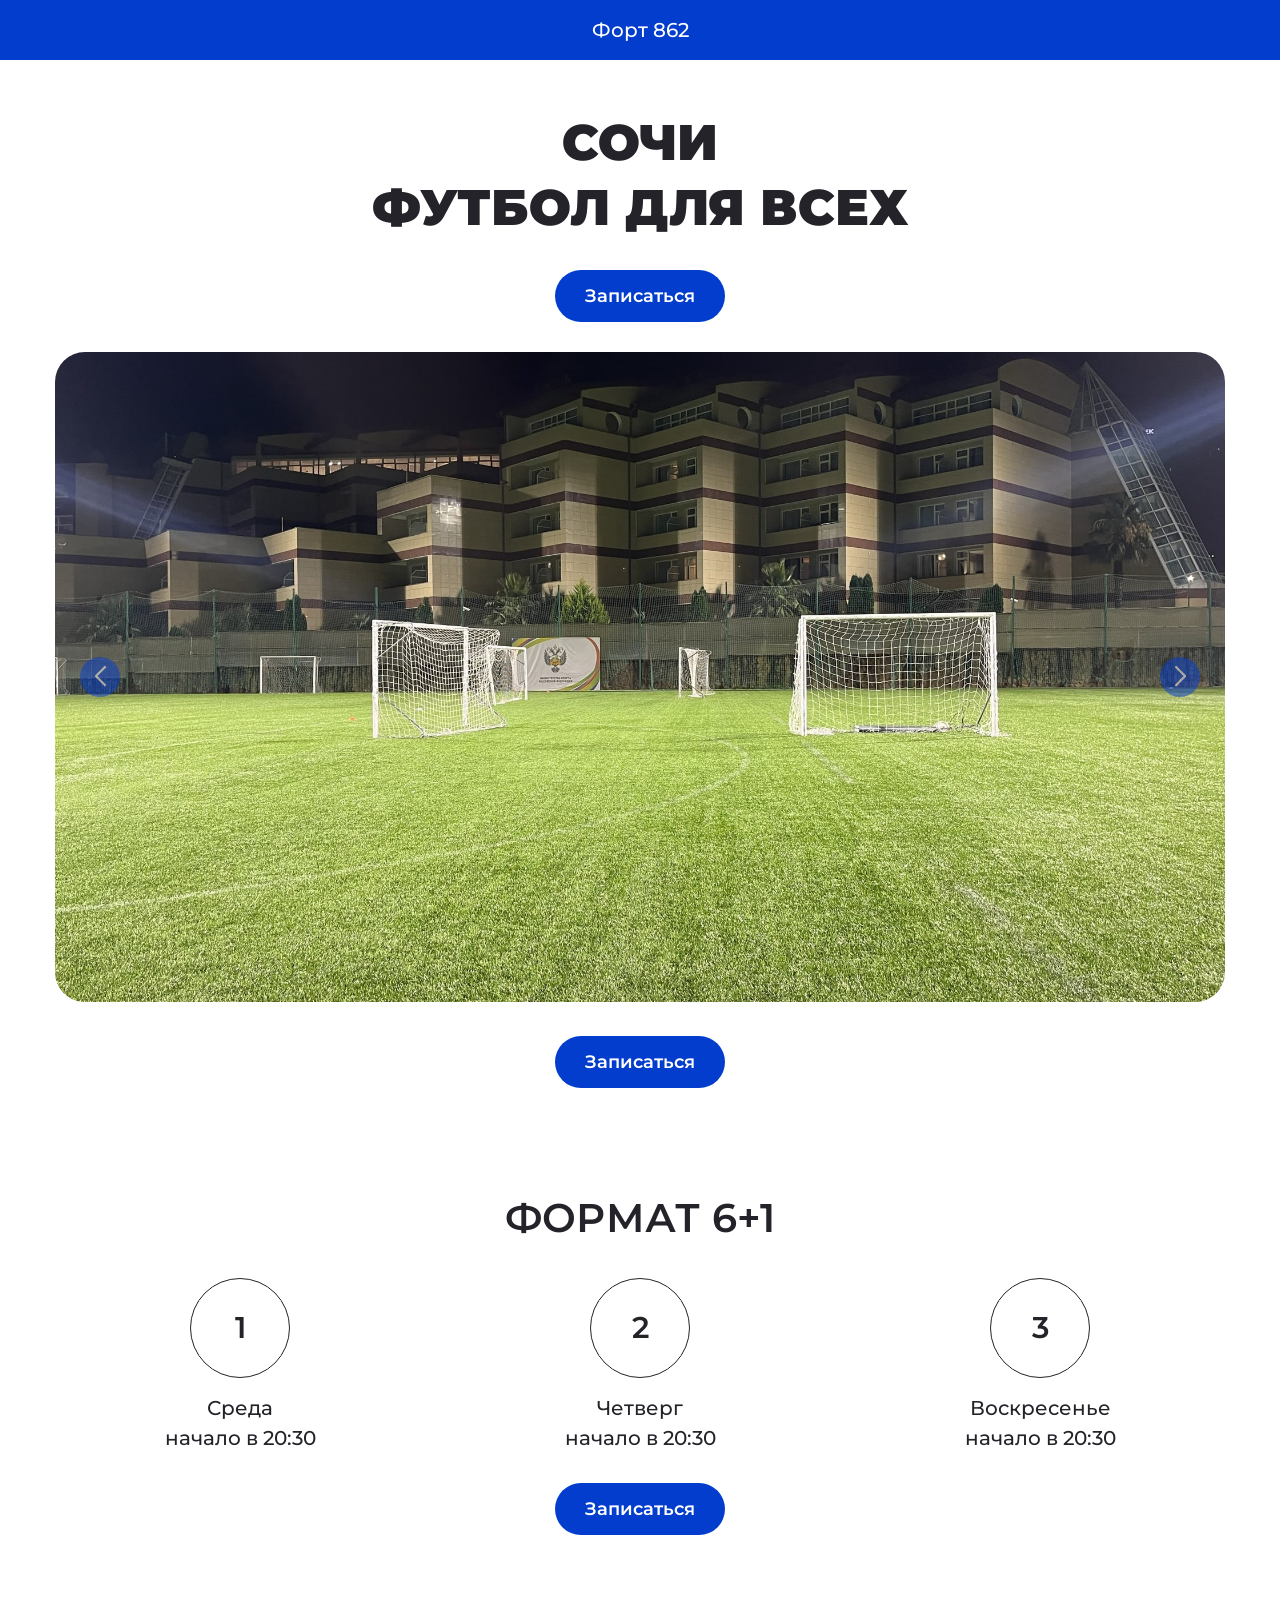
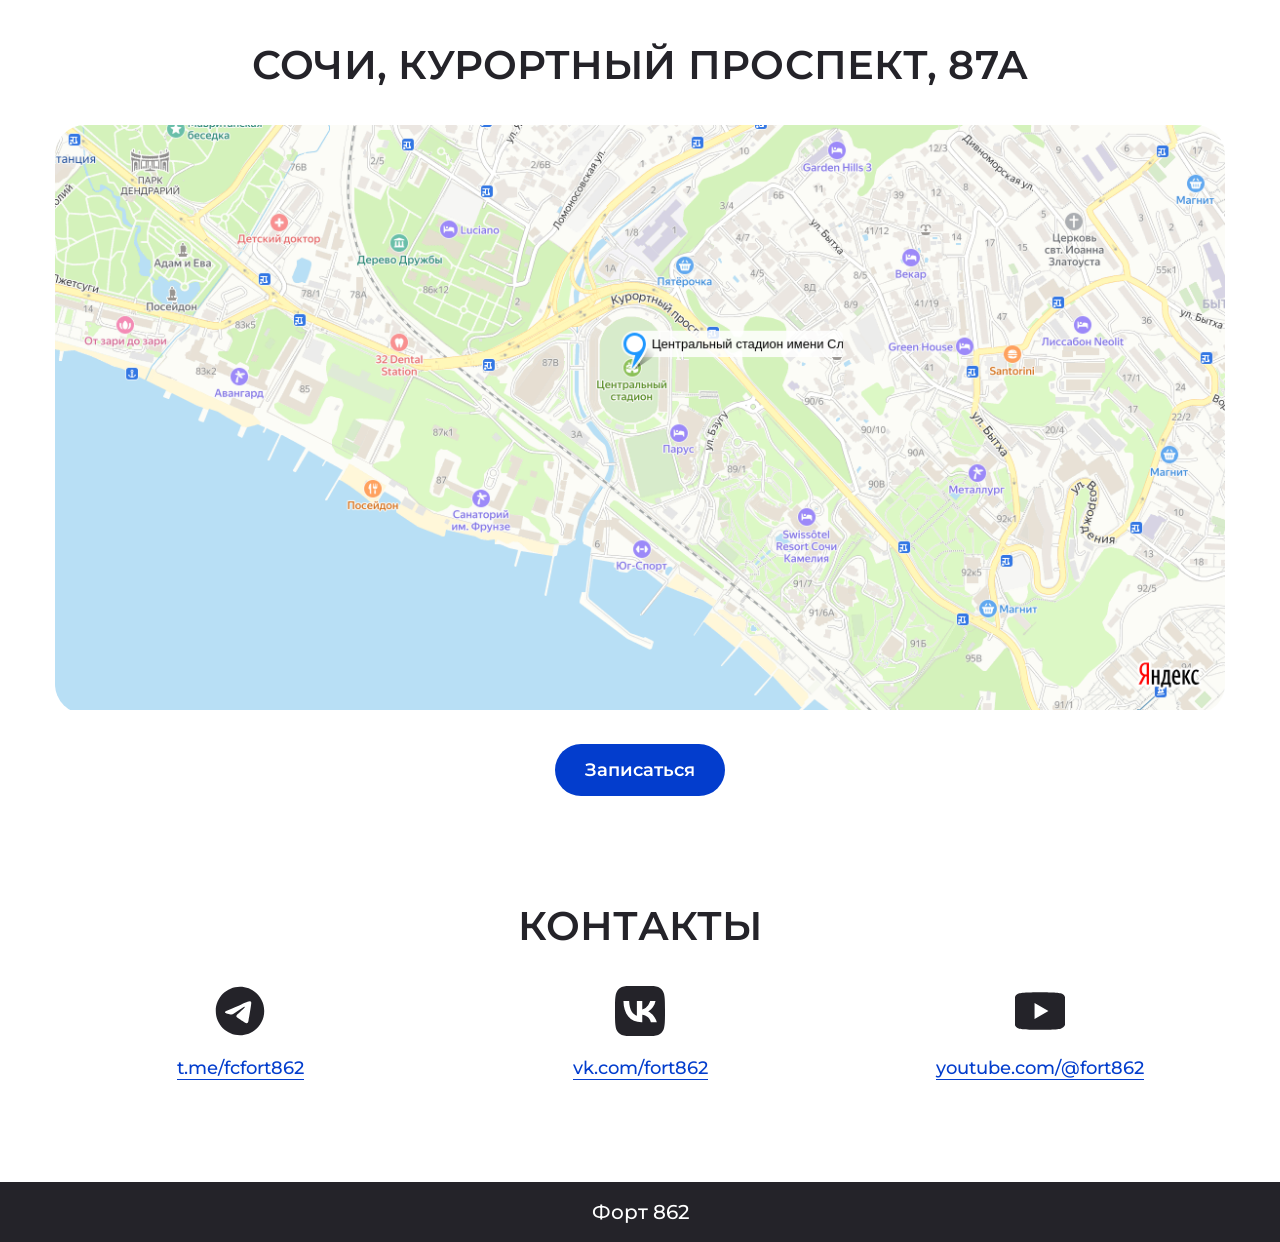
<file: index.html>
<!DOCTYPE html>
<html lang="ru">
<head>
    <meta charset="UTF-8">
    <meta http-equiv="X-UA-Compatible" content="IE=edge">
    <meta name="viewport" content="width=device-width, initial-scale=1.0">

    <link rel="apple-touch-icon" sizes="180x180" href="favicon/apple-touch-icon.png">
    <link rel="icon" type="image/png" sizes="32x32" href="favicon/favicon-32x32.png">
    <link rel="icon" type="image/png" sizes="16x16" href="favicon/favicon-16x16.png">
    <link rel="manifest" href="favicon/site.webmanifest">
    <!-- <meta name="msapplication-TileColor" content="#da532c"> -->
    <!-- <meta name="theme-color" content="#ffffff"> -->

    <title>Форт 862 | Футбол в Сочи</title>
    <meta name="yandex-verification" content="d487bc0285771c56" />
    <meta name="description" content="Футбол в Сочи - играем каждую среду, четверг и воскресенье на центральном стадионе имени Славы Метревели по адресу Курортный проспект 87В. Ищешь где поиграть в футбол в Сочи? Приходи!">
    <meta name="keywords" content="Поиграть в футбол в Сочи">
    <meta property="og:title" content="Форт 862 | Футбол в Сочи">
    <meta property="og:description" content="Футбол в Сочи - играем каждую среду, четверг и воскресенье на центральном стадионе имени Славы Метревели по адресу Курортный проспект 87В. Ищешь где поиграть в футбол в Сочи? Приходи!">
    <meta property="og:type" content="website">
    <meta property="og:image" content="images/IMG_2003-min.JPEG">

    <link rel="preconnect" href="https://fonts.googleapis.com">
    <link rel="preconnect" href="https://fonts.gstatic.com" crossorigin>
    <link href="https://fonts.googleapis.com/css2?family=Montserrat:wght@500;600;900&display=swap" rel="stylesheet">
    <link rel="stylesheet" href="https://cdn.jsdelivr.net/npm/swiper@11/swiper-bundle.min.css" />
    <script src="https://cdn.jsdelivr.net/npm/swiper@11/swiper-bundle.min.js"></script>
    <style>
        * {
            margin: 0;
            padding: 0;
            box-sizing: border-box;
        }
        h1 {
            margin-bottom: 30px;
            font-family: 'Montserrat', sans-serif;
            font-weight: 900;
            font-size: 35px;
            line-height: 1.3;
            color: #242329;
            text-transform: uppercase;
            letter-spacing: 0.25px;
        }
        h2 {
            font-family: 'Montserrat', sans-serif;
            font-weight: 600;
            font-size: 30px;
            line-height: 1.5;
            color: #242329;
            text-transform: uppercase;
            letter-spacing: 0.25px;
        }
        p {
            font-family: 'Montserrat', sans-serif;
            font-weight: 600;
            font-size: 20px;
            line-height: 1.5;
            color: #242329;
        }
        @media screen and (min-width: 768px) {
            h1 {
                font-size: 50px;
            }
            h2 {
                font-size: 40px;
            }
        }
        .section {
            max-width: 1200px;
            margin: 100px auto;
            padding: 0 15px;
        }
        .section__head {
            margin-bottom: 30px;
            text-align: center;
        }
        .section__container {
            overflow: hidden;
        }
        .section__footer {
            margin-top: 30px;
            text-align: center;
        }
        .btn {
            border: none;
            text-decoration: none;
            display: inline-block;
            padding: 15px 30px;
            font-family: 'Montserrat', sans-serif;
            font-weight: 600;
            font-size: 18px;
            background-color: #033dcd;
            color: #FFF;
            border-radius: 30px;
            cursor: pointer;
        }
        .btn:hover {
            background-color: #242329;
        }
        iframe {
            width: 100%;
            border-radius: 30px;
            height: 400px;
            border: none;
        }
        @media screen and (min-width: 768px) {
            iframe {
                height: 600px;
            }
        }
        img {
            width: 100%;
            max-height: 650px;
            object-fit: cover;
        }
        .gallery img {
            border-radius: 30px;
        }
        .schedule {
            display: flex;
            flex-wrap: wrap;
            margin: 0 -15px;
        }
        .schedule__item {
            flex: 1 0 calc(100% - 30px);
            margin: 15px 0;
            text-align: center;
        }
        .schedule__icon {
            margin: 0 auto;
            padding: 30px;
            width: 100px;
            height: 100px;
            font-family: 'Montserrat', sans-serif;
            font-weight: 600;
            font-size: 30px;
            color: #242329;
            border-radius: 50%;
            border: 1px solid #242329;
        }
        .schedule__text {
            font-family: 'Montserrat', sans-serif;
            font-weight: 500;
            font-size: 20px;
            line-height: 1.5;
            color: #242329;
            margin: 15px 0 0;
        }
        @media screen and (min-width: 768px) {
            .schedule__item {
                flex: 1 0 calc(33.33% - 30px);
                margin: 0 15px;
            }
        }
        .contacts {
            display: flex;
            flex-wrap: wrap;
            margin: 0 -15px;
        }
        .contacts__item {
            flex: 1 0 calc(100% - 30px);
            margin: 15px 0;
            text-align: center;
        }
        .contacts__icon {
            margin-bottom: 15px;
        }
        .contacts__icon img {
            margin: 0 auto;
            width: 50px;
            height: 50px;
            color: #242329;
        }
        .contacts__link {
            font-family: 'Montserrat', sans-serif;
            font-weight: 500;
            font-size: 18px;
            line-height: 1.5;
            text-decoration: none;
            color: #033dcd;
            border-bottom: 1px solid #033dcd;
        }
        @media screen and (min-width: 768px) {
            .contacts__item {
                flex: 1 0 calc(33.33% - 30px);
                margin: 0 15px;
            }
        }
        .header {
            padding: 15px 0;
            background-color: #033dcd;
            text-align: center;
        }
        .header__text {
            font-family: 'Montserrat', sans-serif;
            font-weight: 500;
            font-size: 20px;
            line-height: 1.5;
            color: #FFF;
        }
        .footer {
            padding: 15px 0;
            background-color: #242329;
            text-align: center;
        }
        .footer__text {
            font-family: 'Montserrat', sans-serif;
            font-weight: 500;
            font-size: 20px;
            line-height: 1.5;
            color: #FFF;
        }
        .swiper-button-next,
        .swiper-button-prev {
            color: #FFF;
            background-color: #033dcd;
            width: 40px;
            height: 40px;
            /* display: flex; */
            align-items: center;
            justify-content: center;
            border-radius: 50%;
            opacity: 0.5;
            display: none;
        }
        .swiper-button-next:hover,
        .swiper-button-prev:hover {
            opacity: 1;
        }
        .swiper-button-next {
            right: 25px;
        }
        .swiper-button-prev {
            left: 25px;
        }
        .swiper-button-next::after,
        .swiper-button-prev::after {
            font-size: 20px;
            font-weight: bold;
            top: auto;
            left: auto;
        }
        @media screen and (min-width: 768px) {
            .swiper-button-next,
            .swiper-button-prev {
                display: flex;
            }
        }
        .map {
            display: block;
            width: 100%;
            border-radius: 30px;
            overflow: hidden;
        }
    </style>
</head>
<body>
    <header class="header">
        <p class="header__text">Форт 862 </p>
    </header>

    <div class="section" style="margin-top: 50px;">
        <div class="section__head">
            <h1>Сочи<br /><span>Футбол</span> для всех</h1>
            <a href="#contacts" class="btn">Записаться</a>
        </div>
        <div class="section__container">
            <div class="gallery">
                <div class="swiper">
                    <!-- Additional required wrapper -->
                    <div class="swiper-wrapper">
                        <!-- Slides -->
                        <div class="swiper-slide">
                            <img src="images/IMG_2041-min.JPEG" />
                        </div>
                        <div class="swiper-slide">
                            <img src="images/team1-min.jpg" />
                        </div>
                        <div class="swiper-slide">
                            <img src="images/team2-min.jpg" />
                        </div>
                        <div class="swiper-slide">
                            <img src="images/IMG_2034-min.JPEG" />
                        </div>
                        <div class="swiper-slide">
                            <img src="images/team3-min.jpg" />
                        </div>
                        <div class="swiper-slide">
                            <img src="images/team4-min.jpg" />
                        </div>
                        <div class="swiper-slide">
                            <img src="images/IMG_2003-min.JPEG" />
                        </div>
                        <div class="swiper-slide">
                            <img src="images/team5-min.jpg" />
                        </div>
                        <div class="swiper-slide">
                            <img src="images/team6-min.jpg" />
                        </div>
                    </div>
                    <!-- If we need pagination -->
                    <!-- <div class="swiper-pagination"></div> -->
                    <!-- If we need navigation buttons -->
                    <div class="swiper-button-prev"></div>
                    <div class="swiper-button-next"></div>
                </div>
            </div>
        </div>
        <div class="section__footer">
            <a href="#contacts" class="btn">Записаться</a>
        </div>
    </div>

    <div class="section">
        <div class="section__head">
            <h2>Формат 6+1</h2>
        </div>
        <div class="section__container">
            <div class="schedule">
                <div class="schedule__item">
                    <div class="schedule__icon">1</div>
                    <p class="schedule__text">Среда<br />начало в 20:30</h3>
                </div>
                <div class="schedule__item">
                    <div class="schedule__icon">2</div>
                    <p class="schedule__text">Четверг<br />начало в 20:30</h3>
                </div>
                <div class="schedule__item">
                    <div class="schedule__icon">3</div>
                    <p class="schedule__text">Воскресенье<br />начало в 20:30</h3>
                </div>
            </div>
        </div>
        <div class="section__footer">
            <a href="#contacts" class="btn">Записаться</a>
        </div>
    </div>

    <div class="section">
        <div class="section__head">
            <h2>Сочи, Курортный проспект, 87А</h2>
        </div>
        <div class="section__container">
            <!-- <iframe src="https://yandex.ru/map-widget/v1/?um=constructor%3Ae474fa805e87bcf52d6043a44c5fb6b16fbdbeda23a2e35a7781ba8c8a339e79&amp;source=constructor" width="1200" frameborder="0"></iframe> -->
            <!-- <script type="text/javascript" charset="utf-8" async src="https://api-maps.yandex.ru/services/constructor/1.0/js/?um=constructor%3Ae474fa805e87bcf52d6043a44c5fb6b16fbdbeda23a2e35a7781ba8c8a339e79&amp;width=1200&amp;height=600&amp;lang=ru_RU&amp;scroll=true"></script> -->
            <!-- <div style="position:relative;overflow:hidden;"><iframe src="https://yandex.ru/map-widget/v1/org/tsentralny_stadion_imeni_slavy_metreveli/1078549856/?ll=39.756167%2C43.563118&z=15" width="560" height="400" frameborder="1" allowfullscreen="true" style="position:relative;"></iframe></div> -->
            <a href="https://yandex.ru/maps/-/CDuVuW58" target="_blank" class="map">
                <img src="images/map.png" alt="Сочи, Курортный проспект, 87А" />
            </a>
        </div>
        <div class="section__footer">
            <a href="#contacts" class="btn">Записаться</a>
        </div>
    </div>

    <div id="contacts" class="section">
        <div class="section__head">
            <h2>Контакты</h2>
        </div>
        <div class="section__container">
            <div class="contacts">
                <div class="contacts__item">
                    <div class="contacts__icon">
                        <img src="images/telegram.svg" alt="telegram" />
                    </div>
                    <a href="https://t.me/fcfort862" target="_blank" class="contacts__link">t.me/fcfort862</a>
                </div>
                <div class="contacts__item">
                    <div class="contacts__icon">
                        <img src="images/vk.svg" alt="vk" />
                    </div>
                    <a href="https://vk.com/fort862" target="_blank" class="contacts__link">vk.com/fort862</a>
                </div>
                <div class="contacts__item">
                    <div class="contacts__icon">
                        <div class="contacts__icon">
                            <img src="images/youtube.svg" alt="youtube" />
                        </div>
                    </div>
                    <a href="https://youtube.com/@fort862" target="_blank" class="contacts__link">youtube.com/@fort862</a>
                </div>
            </div>
        </div>
    </div>

    <footer class="footer">
        <p class="footer__text">Форт 862 </p>
    </footer>

    <script>
        const swiper = new Swiper('.swiper', {
            // Optional parameters
            slidesPerView: 1,
            spaceBetween: 50,
            loop: true,
            grabCursor: true,
			autoplay: true,
			autoplay: {
				disableOnInteraction: false,
				pauseOnMouseEnter: true,
				delay: 5000,
			},
            // If we need pagination
            pagination: {
                el: '.swiper-pagination',
            },
            // Navigation arrows
            navigation: {
                nextEl: '.swiper-button-next',
                prevEl: '.swiper-button-prev',
            },
        });
    </script>
</body>
</html>
</file>
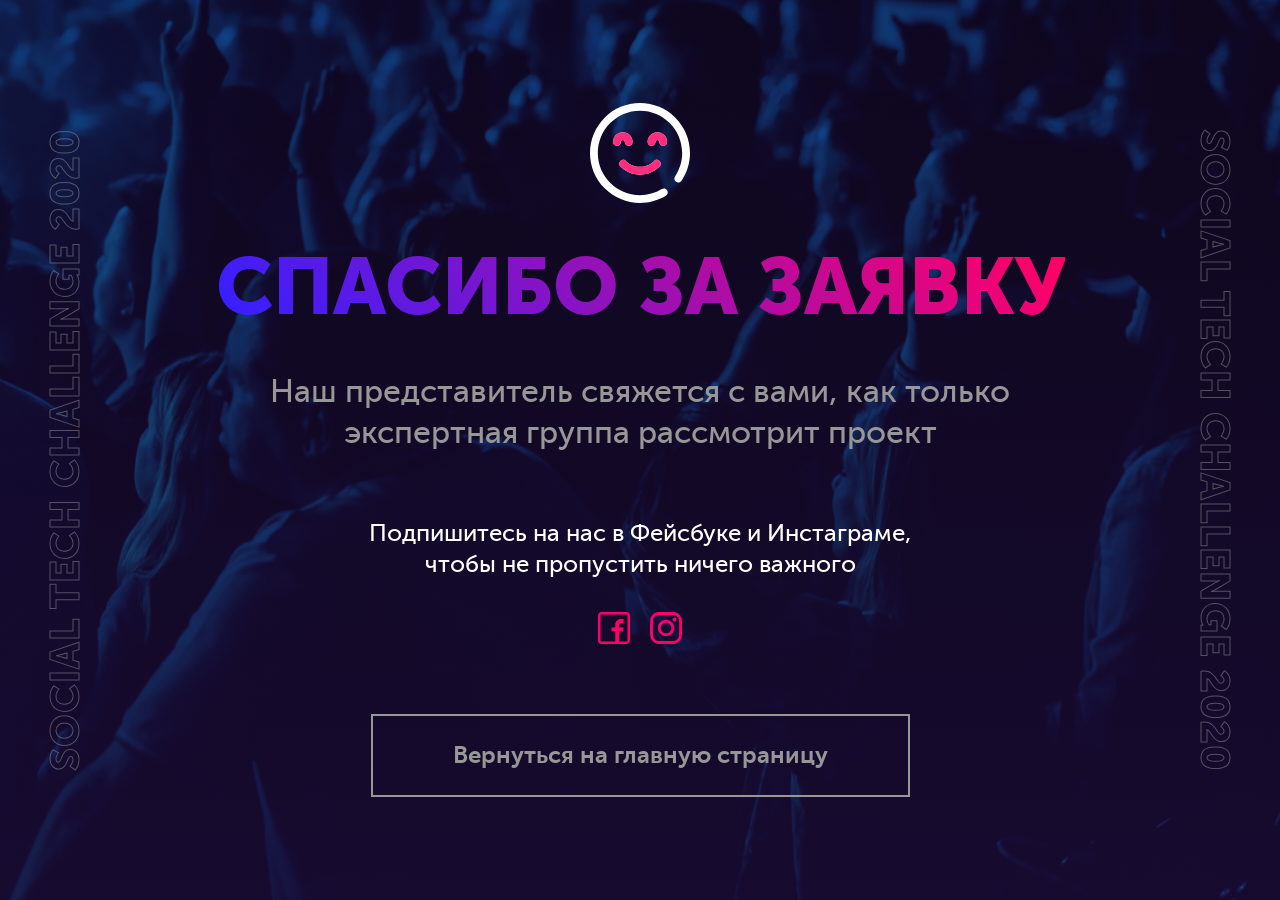
<file: thx.html>
<!DOCTYPE html>
<html lang="en">
  <head>
    <meta charset="utf-8">
    <meta http-equiv="X-UA-Compatible" content="IE=edge">
    <meta name="viewport" content="width=device-width,initial-scale=1.0">

    <meta property="og:url" content="http://socialchallenge.tech/" />
    <meta property="og:type" content="article" />
    <meta property="og:title" content="SOCIAL TECH CHALLENGE 2020" />
    <meta property="og:description" content="Конкурс технологичных проектов для нового рынка труда" />
    <meta property="og:image" content="" />

    <link rel="icon" href="./favicon.ico">
    <title>SOCIAL TECH CHALLENGE 2020</title>

    <link rel="stylesheet" href="css/app.de28a666.css">
  </head>
<body>

    <div
        v-if="isThx"
        class="thx">
        <div class="thx__container">
            <img src="img/smile.svg" alt="smile" class="smile">
            <h1>Спасибо за заявку</h1>
            <div class="thx__description">
                Наш представитель свяжется с вами, как только экспертная группа рассмотрит проект
            </div>
            <div class="thx__caption">
                Подпишитесь на нас в Фейсбуке и Инстаграме, чтобы не пропустить ничего важного
            </div>
            <div class="thx__social">
                <a
                    href="https://www.facebook.com/stch2020/"
                    target="_blank"
                    class="link">
                    <svg xmlns="http://www.w3.org/2000/svg" viewBox="0 0 512 512"><path d="M452 0H60C26.916 0 0 26.916 0 60v392c0 33.084 26.916 60 60 60h392c33.084 0 60-26.916 60-60V60c0-33.084-26.916-60-60-60zm20 452c0 11.028-8.972 20-20 20H338V309h61.79L410 247h-72v-43c0-16.975 13.025-30 30-30h41v-62h-41c-50.923 0-91.978 41.25-91.978 92.174V247H216v62h60.022v163H60c-11.028 0-20-8.972-20-20V60c0-11.028 8.972-20 20-20h392c11.028 0 20 8.972 20 20v392z"/></svg>
                </a>
                <a
                    href="https://www.instagram.com/stch.2020"
                    target="_blank"
                    class="link">
                    <svg viewBox="0 0 511 511.9" xmlns="http://www.w3.org/2000/svg"><path d="M510.95 150.5c-1.2-27.2-5.598-45.898-11.9-62.102-6.5-17.199-16.5-32.597-29.6-45.398-12.802-13-28.302-23.102-45.302-29.5-16.296-6.3-34.898-10.7-62.097-11.898C334.648.3 325.949 0 256.449 0s-78.199.3-105.5 1.5c-27.199 1.2-45.898 5.602-62.097 11.898-17.204 6.5-32.602 16.5-45.403 29.602-13 12.8-23.097 28.3-29.5 45.3-6.3 16.302-10.699 34.9-11.898 62.098C.75 177.801.449 186.5.449 256s.301 78.2 1.5 105.5c1.2 27.2 5.602 45.898 11.903 62.102 6.5 17.199 16.597 32.597 29.597 45.398 12.801 13 28.301 23.102 45.301 29.5 16.3 6.3 34.898 10.7 62.102 11.898 27.296 1.204 36 1.5 105.5 1.5s78.199-.296 105.5-1.5c27.199-1.199 45.898-5.597 62.097-11.898a130.934 130.934 0 0074.903-74.898c6.296-16.301 10.699-34.903 11.898-62.102 1.2-27.3 1.5-36 1.5-105.5s-.102-78.2-1.3-105.5zm-46.098 209c-1.102 25-5.301 38.5-8.801 47.5-8.602 22.3-26.301 40-48.602 48.602-9 3.5-22.597 7.699-47.5 8.796-27 1.204-35.097 1.5-103.398 1.5s-76.5-.296-103.403-1.5c-25-1.097-38.5-5.296-47.5-8.796C94.551 451.5 84.45 445 76.25 436.5c-8.5-8.3-15-18.3-19.102-29.398-3.5-9-7.699-22.602-8.796-47.5-1.204-27-1.5-35.102-1.5-103.403s.296-76.5 1.5-103.398c1.097-25 5.296-38.5 8.796-47.5C61.25 94.199 67.75 84.1 76.352 75.898c8.296-8.5 18.296-15 29.398-19.097 9-3.5 22.602-7.7 47.5-8.801 27-1.2 35.102-1.5 103.398-1.5 68.403 0 76.5.3 103.403 1.5 25 1.102 38.5 5.3 47.5 8.8 11.097 4.098 21.199 10.598 29.398 19.098 8.5 8.301 15 18.301 19.102 29.403 3.5 9 7.699 22.597 8.8 47.5 1.2 27 1.5 35.097 1.5 103.398s-.3 76.301-1.5 103.301zm0 0"/><path d="M256.45 124.5c-72.598 0-131.5 58.898-131.5 131.5s58.902 131.5 131.5 131.5c72.6 0 131.5-58.898 131.5-131.5s-58.9-131.5-131.5-131.5zm0 216.8c-47.098 0-85.302-38.198-85.302-85.3s38.204-85.3 85.301-85.3c47.102 0 85.301 38.198 85.301 85.3s-38.2 85.3-85.3 85.3zm0 0M423.852 119.3c0 16.954-13.747 30.7-30.704 30.7-16.953 0-30.699-13.746-30.699-30.7 0-16.956 13.746-30.698 30.7-30.698 16.956 0 30.703 13.742 30.703 30.699zm0 0"/></svg>
                </a>
            </div>
            <a
                href="http://socialchallenge.tech"
                class="btn btn_transparent btn_lg"
                style="display: inline-block;">
                Вернуться на главную страницу
            </a>
        </div>
    </div>

</body>
</html>
</file>
<file: css/app.de28a666.css>
@font-face{font-family:museo_sans_cyrl900;src:url(../fonts/museosanscyrl_3-webfont.6f4b8869.woff2) format("woff2"),url(../fonts/museosanscyrl_3-webfont.366a8cfa.woff) format("woff"),url(../fonts/museosanscyrl_3-webfont.c0f17046.ttf) format("truetype"),url(../img/museosanscyrl_3-webfont.a83f5bc1.svg#museo_sans_cyrl900) format("svg");font-weight:400;font-style:normal}@font-face{font-family:museo_sans_cyrl700;src:url(../fonts/museosanscyrl_2-webfont.836f5890.woff2) format("woff2"),url(../fonts/museosanscyrl_2-webfont.319f296c.woff) format("woff"),url(../fonts/museosanscyrl_2-webfont.8993bf00.ttf) format("truetype"),url(../img/museosanscyrl_2-webfont.016d02c2.svg#museo_sans_cyrl700) format("svg");font-weight:400;font-style:normal}@font-face{font-family:museo_sans_cyrl500;src:url(../fonts/museosanscyrl_1-webfont.5c22c3a0.woff2) format("woff2"),url(../fonts/museosanscyrl_1-webfont.4697e796.woff) format("woff"),url(../fonts/museosanscyrl_1-webfont.8a8d5413.ttf) format("truetype"),url(../img/museosanscyrl_1-webfont.0695b5c1.svg#museo_sans_cyrl500) format("svg");font-weight:400;font-style:normal}@font-face{font-family:museo_sans_cyrl100;src:url(../fonts/museosanscyrl_0-webfont.8dfc6e92.woff2) format("woff2"),url(../fonts/museosanscyrl_0-webfont.fd20a159.woff) format("woff"),url(../fonts/museosanscyrl_0-webfont.7184244b.ttf) format("truetype"),url(../img/museosanscyrl_0-webfont.cfde1ca4.svg#museo_sans_cyrl100) format("svg");font-weight:400;font-style:normal}.coral{color:#ff0069}.blue{color:#391fff}.white{color:#fff}.header{background:linear-gradient(180deg,rgba(28,13,58,.5),rgba(28,13,58,.8)),url(../img/header.21842cfa.png) 100%/cover;margin-bottom:0}@media only screen and (min-width:1024px){.header{margin-bottom:2rem}}@media only screen and (min-width:1024px){.header .section{padding-top:2.5rem}}.header__logo img{height:1.5rem;display:block}.header__logo img:not(:last-child){margin-bottom:1rem}@media only screen and (min-width:1024px){.header__logo img{height:2rem}.header__logo img:not(:last-child){margin:0 2rem 0 0}}.header__logo img.mos{height:2.4rem}@media only screen and (min-width:1024px){.header__logo img.mos{height:3.2rem}}@media only screen and (min-width:1024px){.header__logo{display:flex;align-items:center}}.header__message{width:100%;margin:2rem 0 2rem}@media only screen and (min-width:1024px){.header__message{margin:4rem 0 2rem}}.header__action{margin-top:2rem}@media only screen and (min-width:1024px){.header__action{margin-top:4rem}}.header__action .btn{position:relative}.header__action .btn:first-of-type{margin:0 0 2rem 0}@media only screen and (min-width:1024px){.header__action .btn:first-of-type{margin:0 2rem 0 0}}.header__action a:after{content:"30 июля в 17:00";position:absolute;bottom:-2rem;left:0;right:0;font-size:1.2rem;text-align:center}.selection{font-family:museo_sans_cyrl900}@media only screen and (min-width:1024px){.selection{display:flex;align-items:center}}.selection__main{flex-basis:25%;font-size:10rem;color:#1c0d3a;position:relative;text-align:center;padding:4rem 0 2rem}@media only screen and (min-width:1024px){.selection__main{margin-right:4rem}}.selection__main img{position:absolute;top:0;left:0;width:100%;height:100%;-webkit-filter:drop-shadow(10px 10px 10px rgba(255,0,105,.5));filter:drop-shadow(10px 10px 10px rgba(255,0,105,.5));z-index:-1}.selection__message{flex-basis:calc(75% - 4rem);position:relative;padding:5rem 0}.selection__decor div:after{content:url(../img/triangle.b88eaf1e.svg);position:absolute;-webkit-filter:blur(4px);filter:blur(4px);z-index:-1}.selection__decor div:first-child:after{top:1.5rem;left:2rem;width:2.5rem;-webkit-animation:decor1 7s ease-in-out infinite;animation:decor1 7s ease-in-out infinite}@media only screen and (min-width:1024px){.selection__decor div:first-child:after{width:3rem;left:10rem}}.selection__decor div:nth-child(2):after{top:0;right:0;width:3rem;opacity:.4;-webkit-animation:decor2 7s ease-in-out infinite;animation:decor2 7s ease-in-out infinite}@media only screen and (min-width:1024px){.selection__decor div:nth-child(2):after{width:5rem;top:-3rem;right:10rem}}.selection__decor div:nth-child(3):after{left:0;bottom:-1rem;width:4rem;-webkit-animation:decor3 7s ease-in-out infinite;animation:decor3 7s ease-in-out infinite;opacity:.4}.selection__decor div:nth-child(4):after{right:2rem;bottom:0;width:2.5rem;-webkit-animation:decor1 7s ease-in-out infinite;animation:decor1 7s ease-in-out infinite}@media only screen and (min-width:1024px){.selection__decor div:nth-child(4):after{width:4rem}}@-webkit-keyframes decor1{0%{opacity:1;transform:scale(1) rotate(45deg);-webkit-animation-timing-function:ease-out;animation-timing-function:ease-out}25%{opacity:.4;transform:scale(1.2) rotate(45deg);-webkit-animation-timing-function:ease-in;animation-timing-function:ease-in}50%{opacity:1;transform:scale(1.02) rotate(45deg);-webkit-animation-timing-function:ease-out;animation-timing-function:ease-out}75%{opacity:.6;transform:scale(1) rotate(45deg);-webkit-animation-timing-function:ease-in;animation-timing-function:ease-in}to{transform:scale(1) rotate(45deg);opacity:1}}@keyframes decor1{0%{opacity:1;transform:scale(1) rotate(45deg);-webkit-animation-timing-function:ease-out;animation-timing-function:ease-out}25%{opacity:.4;transform:scale(1.2) rotate(45deg);-webkit-animation-timing-function:ease-in;animation-timing-function:ease-in}50%{opacity:1;transform:scale(1.02) rotate(45deg);-webkit-animation-timing-function:ease-out;animation-timing-function:ease-out}75%{opacity:.6;transform:scale(1) rotate(45deg);-webkit-animation-timing-function:ease-in;animation-timing-function:ease-in}to{transform:scale(1) rotate(45deg);opacity:1}}@-webkit-keyframes decor2{0%{opacity:.4;transform:scale(1.02);-webkit-animation-timing-function:ease-out;animation-timing-function:ease-out}25%{opacity:1;transform:scale(1);-webkit-animation-timing-function:ease-in;animation-timing-function:ease-in}50%{opacity:.6;transform:scale(1);-webkit-animation-timing-function:ease-out;animation-timing-function:ease-out}75%{opacity:1;transform:scale(1.02);-webkit-animation-timing-function:ease-in;animation-timing-function:ease-in}to{opacity:.4;transform:scale(1.02)}}@keyframes decor2{0%{opacity:.4;transform:scale(1.02);-webkit-animation-timing-function:ease-out;animation-timing-function:ease-out}25%{opacity:1;transform:scale(1);-webkit-animation-timing-function:ease-in;animation-timing-function:ease-in}50%{opacity:.6;transform:scale(1);-webkit-animation-timing-function:ease-out;animation-timing-function:ease-out}75%{opacity:1;transform:scale(1.02);-webkit-animation-timing-function:ease-in;animation-timing-function:ease-in}to{opacity:.4;transform:scale(1.02)}}@-webkit-keyframes decor3{0%{opacity:1;transform:scale(1) rotate(-45deg);-webkit-animation-timing-function:ease-out;animation-timing-function:ease-out}25%{opacity:.4;transform:scale(1.2) rotate(-45deg);-webkit-animation-timing-function:ease-in;animation-timing-function:ease-in}50%{opacity:1;transform:scale(1.02) rotate(-45deg);-webkit-animation-timing-function:ease-out;animation-timing-function:ease-out}75%{opacity:.6;transform:scale(1) rotate(-45deg);-webkit-animation-timing-function:ease-in;animation-timing-function:ease-in}to{transform:scale(1) rotate(-45deg);opacity:1}}@keyframes decor3{0%{opacity:1;transform:scale(1) rotate(-45deg);-webkit-animation-timing-function:ease-out;animation-timing-function:ease-out}25%{opacity:.4;transform:scale(1.2) rotate(-45deg);-webkit-animation-timing-function:ease-in;animation-timing-function:ease-in}50%{opacity:1;transform:scale(1.02) rotate(-45deg);-webkit-animation-timing-function:ease-out;animation-timing-function:ease-out}75%{opacity:.6;transform:scale(1) rotate(-45deg);-webkit-animation-timing-function:ease-in;animation-timing-function:ease-in}to{transform:scale(1) rotate(-45deg);opacity:1}}@media only screen and (min-width:1024px){.capability__wrap{display:flex;justify-content:space-between;margin-top:2rem}}.capability__head{position:relative;display:flex;align-items:center;justify-content:center}.capability__item{flex-basis:30%;padding:2rem 0;text-align:center}.capability__item img{max-height:180px}.capability__item p{margin-top:4rem}.capability__item .head{position:absolute;left:0;transform:translateX(-40%) rotate(-90deg);color:#ff0069}.project__wrap{display:flex;flex-flow:wrap}.project__item{padding:2rem 0}@media only screen and (min-width:1024px){.project__item{flex-basis:calc(50% - 4rem);padding:2rem}}.project__item .head{color:#391fff;margin-bottom:1rem}.timeline{position:relative}.timeline:after{content:"";display:block;background:url(../img/photo2.6120484a.png) 100%/cover;border-radius:50%;position:absolute;top:0;left:0;right:0;bottom:0;z-index:-2;opacity:.1;width:100%;box-shadow:inset 0 0 5rem 4rem #1c0d3a}@media only screen and (min-width:1024px){.timeline__wrap{display:flex;align-items:center}}.timeline__item{display:flex;align-items:center;justify-content:center;flex-basis:30%;text-align:center;position:relative;padding:2rem;height:10rem}.timeline__item:after{position:absolute;width:10rem;transform:rotate(90deg);z-index:-1}.timeline__item:first-child .timeline__decor div:after,.timeline__item:first-child:after{content:url(../img/triangle_blue.9fe8b924.svg);-webkit-filter:drop-shadow(5px 5px 5px rgba(28,13,58,.5));filter:drop-shadow(5px 5px 5px rgba(28,13,58,.5))}.timeline__item:not(:first-child) .timeline__decor div:after,.timeline__item:not(:first-child):after{content:url(../img/triangle.b88eaf1e.svg);-webkit-filter:drop-shadow(5px 5px 5px rgba(255,0,105,.5));filter:drop-shadow(5px 5px 5px rgba(255,0,105,.5))}.timeline__item p{font-family:museo_sans_cyrl700}.timeline__decor{position:absolute;right:0;width:100%}.timeline__decor div:after{position:absolute;-webkit-filter:blur(4px);filter:blur(4px);transform:rotate(90deg);z-index:-1;height:100%;display:none}@media only screen and (min-width:1024px){.timeline__decor div:after{display:block;width:8rem}}.timeline__decor div:first-child:after{right:-4rem;opacity:.2}.timeline__decor div:nth-child(2):after{right:-8rem;opacity:.1}.timeline__decor div:nth-child(3):after{right:-12rem;opacity:.05}.timeline .head{display:flex;flex-direction:column;align-items:start}.timeline .head div{margin:1rem 0 0 0}@media only screen and (min-width:1024px){.timeline .head{flex-direction:row;align-items:center}.timeline .head div{margin:0 0 0 1rem}}.experts__wrap{display:flex;flex-flow:wrap;justify-content:center}@media only screen and (min-width:1024px){.experts__wrap{justify-content:start}}.experts__item{text-align:center;margin:2rem 0}@media only screen and (min-width:1024px){.experts__item{flex-basis:calc(33.33% - 4rem);padding:2rem;margin:0}}.experts__item img{max-width:180px;-webkit-filter:drop-shadow(10px 10px 10px rgba(255,0,105,.5));filter:drop-shadow(10px 10px 10px rgba(255,0,105,.5))}.experts__item .head{margin-top:2rem}.experts__description{font-family:museo_sans_cyrl100;font-size:1.2rem;text-transform:uppercase;color:#979797;margin-top:1rem}.experts__decor{position:relative}@media only screen and (min-width:1024px){.experts__decor div:after{content:url(../img/triangle.b88eaf1e.svg);position:absolute;-webkit-filter:blur(4px);filter:blur(4px);z-index:-1}.experts__decor div:first-child:after{top:25rem;left:0;width:4rem;transform:rotate(80deg);opacity:.8}.experts__decor div:nth-child(2):after{top:20rem;right:25rem;width:4rem;transform:rotate(40deg);opacity:.8}.experts__decor div:nth-child(3):after{top:10rem;left:30%;width:4rem;transform:rotate(-45deg);opacity:.8}.experts__decor div:nth-child(4):after{top:-5rem;right:30%;width:6rem;transform:rotate(60deg);opacity:.4}.experts__decor div:nth-child(5):after{top:40rem;right:-5rem;width:6rem;transform:rotate(80deg);opacity:.4}.experts__decor div:nth-child(6):after{top:115rem;right:10rem;width:4rem;transform:rotate(-45deg);opacity:.4}.experts__decor div:nth-child(7):after{top:90rem;left:25rem;width:4rem;transform:rotate(40deg);opacity:.8}.experts__decor div:nth-child(8):after{top:125rem;left:55rem;width:6rem;transform:rotate(90deg);opacity:.8}}.partners__grid{display:flex;flex-wrap:wrap}@media only screen and (min-width:1024px){.partners__grid{display:none}}.partners__item{flex-basis:calc(50% - 2rem);padding:1rem;text-align:center}.partners__item img{width:100%;max-height:2rem;opacity:.5}.partners__carousel{display:none}@media only screen and (min-width:1024px){.partners__carousel{display:block}}.partners .owl-stage{display:flex;align-items:center}.partners .owl-item{padding:2rem}.partners .owl-item img{width:auto!important;height:4rem;margin:0 auto;opacity:.5;transition:all .2s ease}.partners .owl-item img:hover{opacity:1;transition:all .2s ease}.partners .owl-nav{display:none}.partners .owl-dots{margin:0!important}.partners .owl-dot.active span,.partners .owl-dot:hover span{background-color:#391fff!important}.logo_hh{width:auto!important;height:2rem}input[type=email],input[type=tel],input[type=text],textarea{-webkit-appearance:none}button,input[type=submit]{cursor:pointer}button::-moz-focus-inner,input[type=submit]::-moz-focus-inner{padding:0;border:0}textarea{overflow:auto;resize:none;outline:none}button,input{margin:0;padding:0;border:0;outline:none}input:focus::-webkit-input-placeholder{color:transparent;background-color:transparent}input:focus:-moz-placeholder,input:focus::-moz-placeholder{color:transparent;background-color:transparent}input:focus:-ms-input-placeholder{color:transparent;background-color:transparent}.form{max-width:650px;margin:0 auto}.form__control{margin-bottom:2rem}.form__input{font-family:museo_sans_cyrl500;font-size:1rem;line-height:1.3;background-color:transparent!important;color:#fff;border:2px solid #ff0069;border-radius:0;width:calc(100% - 3rem - 4px);padding:1.5rem}.form ::-webkit-input-placeholder{font-size:1rem;color:rgba(255,0,105,.5);opacity:.8}.form ::-moz-placeholder{font-size:1rem;color:rgba(255,0,105,.5);opacity:.8}.form :-ms-input-placeholder{font-size:1rem;color:rgba(255,0,105,.5);opacity:.8}.form ::-ms-input-placeholder{font-size:1rem;color:rgba(255,0,105,.5);opacity:.8}.form ::placeholder{font-size:1rem;color:rgba(255,0,105,.5);opacity:.8}.form__label{font-family:museo_sans_cyrl900;text-transform:uppercase;font-size:1.5rem;line-height:1.3;color:#ff0069;display:block;margin-bottom:.5rem}.form__action{margin-top:1rem}.form__action .btn:last-child{margin-top:4rem}@media only screen and (min-width:1024px){.form__action .btn:last-child{margin-top:0}}@media only screen and (min-width:1024px){.form__action{display:flex;justify-content:space-between}.form__action .btn{margin-bottom:0}}.checkbox{padding-left:1.5rem;position:relative;cursor:pointer;display:block}.checkbox__text{font-family:museo_sans_cyrl500;font-size:1rem;line-height:1.3;color:#979797;padding-left:1rem}.checkbox__text a{color:#979797;text-decoration:underline}.checkbox__input{-webkit-appearance:none;-moz-appearance:none;-ms-appearance:none;-o-appearance:none;appearance:none;width:1.2rem;height:1.2rem;background-color:#fff;color:#fff;border:none;border-radius:100%;padding:.2rem;margin:0;outline:none;z-index:10;cursor:pointer;position:absolute;left:0}.checkbox__input:checked:before{content:"";position:absolute;width:.7rem;height:.7rem;border-radius:100%;background-color:#391fff;display:block;top:.25rem;left:.25rem}html{font-family:museo_sans_cyrl500;font-size:16px;line-height:1.3;-webkit-font-smoothing:antialiased;-moz-osx-font-smoothing:grayscale;scroll-behavior:smooth}body{font-size:1rem;background-color:#1c0d3a;margin:0}.head{font-family:museo_sans_cyrl900;text-transform:uppercase}.head_coral{color:#ff0069}.head_blue{color:#391fff}.head_white{color:#fff}.head__caption{font-family:museo_sans_cyrl500;font-size:1rem;background-color:#ff0069;color:#fff;padding:.5rem 1rem}h1.head{font-size:2rem;color:#fff;margin:2rem 0}@media only screen and (min-width:1024px){h1.head{font-size:3.2rem}}h2.head{font-size:2rem;letter-spacing:1px;margin:0}@media only screen and (min-width:1024px){h2.head{font-size:3.2rem}}h3.head,p{font-size:1.5rem;margin:0}p{color:#fff}.blockquote{font-size:1.5rem;color:#979797;padding:0;margin:2rem 0 0}@media only screen and (min-width:1024px){.blockquote{padding:0 2rem}}a,a:focus,a:hover{text-decoration:none;outline:none}.link{font-size:1rem;color:#fff}.link:hover{color:#391fff;transition:all sese .2s}.btn{cursor:pointer;outline:none;border:0}.btn,.btn:hover{transition:all .2s ease}.btn_coral{background-color:#ff0069;color:#fff;box-shadow:0 8px 16px -4px rgba(255,0,105,.4)}.btn_coral:hover{box-shadow:0 8px 16px -4px rgba(255,0,105,.7)}.btn_blue{background-color:#391fff;color:#fff}.btn_blue:hover{box-shadow:0 8px 16px -4px rgba(57,31,255,.5)}.btn_disable{background-color:#979797;color:#fff}.btn_transparent{background-color:transparent;color:#979797;border:2px solid #979797}.btn_transparent:hover{box-shadow:0 8px 16px -4px hsla(0,0%,59.2%,.5)}.btn_lg{font-family:museo_sans_cyrl700;font-size:1.5rem;line-height:1.3;padding:1rem 2rem}@media only screen and (min-width:1024px){.btn_lg{padding:1.5rem 5rem}}.btn:disabled{background-color:#979797;cursor:not-allowed}.btn:disabled:hover{box-shadow:none}.section{max-width:1280px;padding:2rem;margin:0 auto}@media only screen and (min-width:1024px){.section{padding:5rem}}.section__title{position:relative;margin-bottom:2rem}.section__caption{font-family:museo_sans_cyrl900;font-size:2rem;letter-spacing:1px;text-transform:uppercase;-webkit-text-stroke:1px #979797;color:transparent;z-index:-1}@media only screen and (min-width:1024px){.section__caption{position:absolute;top:-4rem;left:2rem;font-size:5rem}}.footer{text-align:center}@media only screen and (min-width:1024px){.footer{text-align:left}}@media only screen and (min-width:1024px){.footer__wrap{display:flex;align-items:center;justify-content:space-between}}.footer__caption{font-size:1rem;color:#fff}.footer__center{margin:2rem 0}@media only screen and (min-width:1024px){.footer__center{flex-basis:50%;text-align:center;margin:0}}.footer__mail{flex-basis:25%}.footer__logo{margin:0 0 1rem}.footer__logo img{display:block;height:1.4rem;margin:0 auto}.footer__logo img:not(:first-of-type){margin-top:1rem}@media only screen and (min-width:1024px){.footer__logo img{margin:0}.footer__logo img:not(:first-of-type){margin:0 0 0 1.5rem}}.footer__logo img.mos{height:2.4rem}@media only screen and (min-width:1024px){.footer__logo{display:flex;align-items:center;justify-content:center;margin:0 0 .5rem}}.footer__social{flex-basis:25%}@media only screen and (min-width:1024px){.footer__social{text-align:right}}.footer__social a{display:inline-block}.footer__social a:not(:last-child){margin-right:1rem}.footer__social svg{height:1.5rem;fill:#fff}.footer__social svg:hover{fill:#391fff;transition:all .2s ease}.footer .section{padding-bottom:2.5rem}.file{position:relative}.file input{width:100%;height:100%;position:absolute;top:0;left:0;opacity:0;cursor:pointer}.file__caption{position:absolute;bottom:-2rem;color:#979797}.thx{height:100vh;background:linear-gradient(180deg,rgba(28,13,58,.5),rgba(28,13,58,.8)),url(../img/header.21842cfa.png) 100%/cover no-repeat;display:flex;align-items:center;justify-content:center;text-align:center;position:relative}.thx:after,.thx:before{content:"SOCIAL TECH CHALLENGE 2020";position:absolute;font-family:museo_sans_cyrl900;font-size:2.5rem;letter-spacing:1px;text-transform:uppercase;-webkit-text-stroke:1px #979797;color:transparent;opacity:.5;display:none}.thx:before{transform:rotate(-90deg)}@media only screen and (min-width:1024px){.thx:before{display:block;left:-20%}}@media only screen and (min-width:1400px){.thx:before{left:-10%}}.thx:after{transform:rotate(90deg)}@media only screen and (min-width:1024px){.thx:after{display:block;right:-20%}}@media only screen and (min-width:1400px){.thx:after{right:-10%}}.thx__container{padding:2rem}.thx__description{font-size:1.5rem;color:#979797;max-width:800px;margin:2rem auto}@media only screen and (min-width:1024px){.thx__description{font-size:2rem}}.thx__caption{font-size:1.2rem;color:#fff;max-width:600px;margin:2rem auto}@media only screen and (min-width:1024px){.thx__caption{font-size:1.5rem;margin:4rem auto 2rem}}.thx__social a{display:inline-block}.thx__social a:not(:last-child){margin-right:1rem}.thx__social svg{max-width:2rem;width:2rem;height:2rem;fill:#ff0069}.thx__social svg:hover{fill:#fff;transition:all .2s ease}.thx h1{font-family:museo_sans_cyrl900;font-size:2rem;color:#fff;text-transform:uppercase;background:linear-gradient(45deg,#391fff 5%,#ff0069 95%);-webkit-background-clip:text;-webkit-text-fill-color:transparent;margin:2rem 0}@media only screen and (min-width:1024px){.thx h1{font-size:5rem}}.thx .btn{margin-top:4rem}.smile{display:none}@media only screen and (min-width:1024px){.smile{display:block;width:100px;margin:0 auto}}.participants .owl-carousel .owl-item img{width:auto}.participants .owl-carousel .owl-dots{display:none}@media only screen and (min-width:1024px){.participants .owl-carousel .owl-dots{display:block}}.participants__wrap{display:flex;flex-flow:wrap;text-align:center}@media only screen and (min-width:1024px){.participants__wrap{margin:0 -2rem}}.participants__item{margin:0 0 4rem}@media only screen and (min-width:1024px){.participants__item{margin:0 2rem 4rem}}.participants__item img{-webkit-filter:brightness(0) invert(1);filter:brightness(0) invert(1);margin-bottom:2rem}.participants__item h3{color:#fff;margin-bottom:2rem}.participants__item p{color:hsla(0,0%,100%,.5)}.participants__carousel{position:relative}.participants__next,.participants__prev{position:absolute;top:25%;z-index:100;cursor:pointer;display:none}@media only screen and (min-width:1024px){.participants__next,.participants__prev{display:block}}.participants__prev{left:-2rem;transform:rotate(90deg)}.participants__next{right:-2rem;transform:rotate(-90deg)}
</file>
